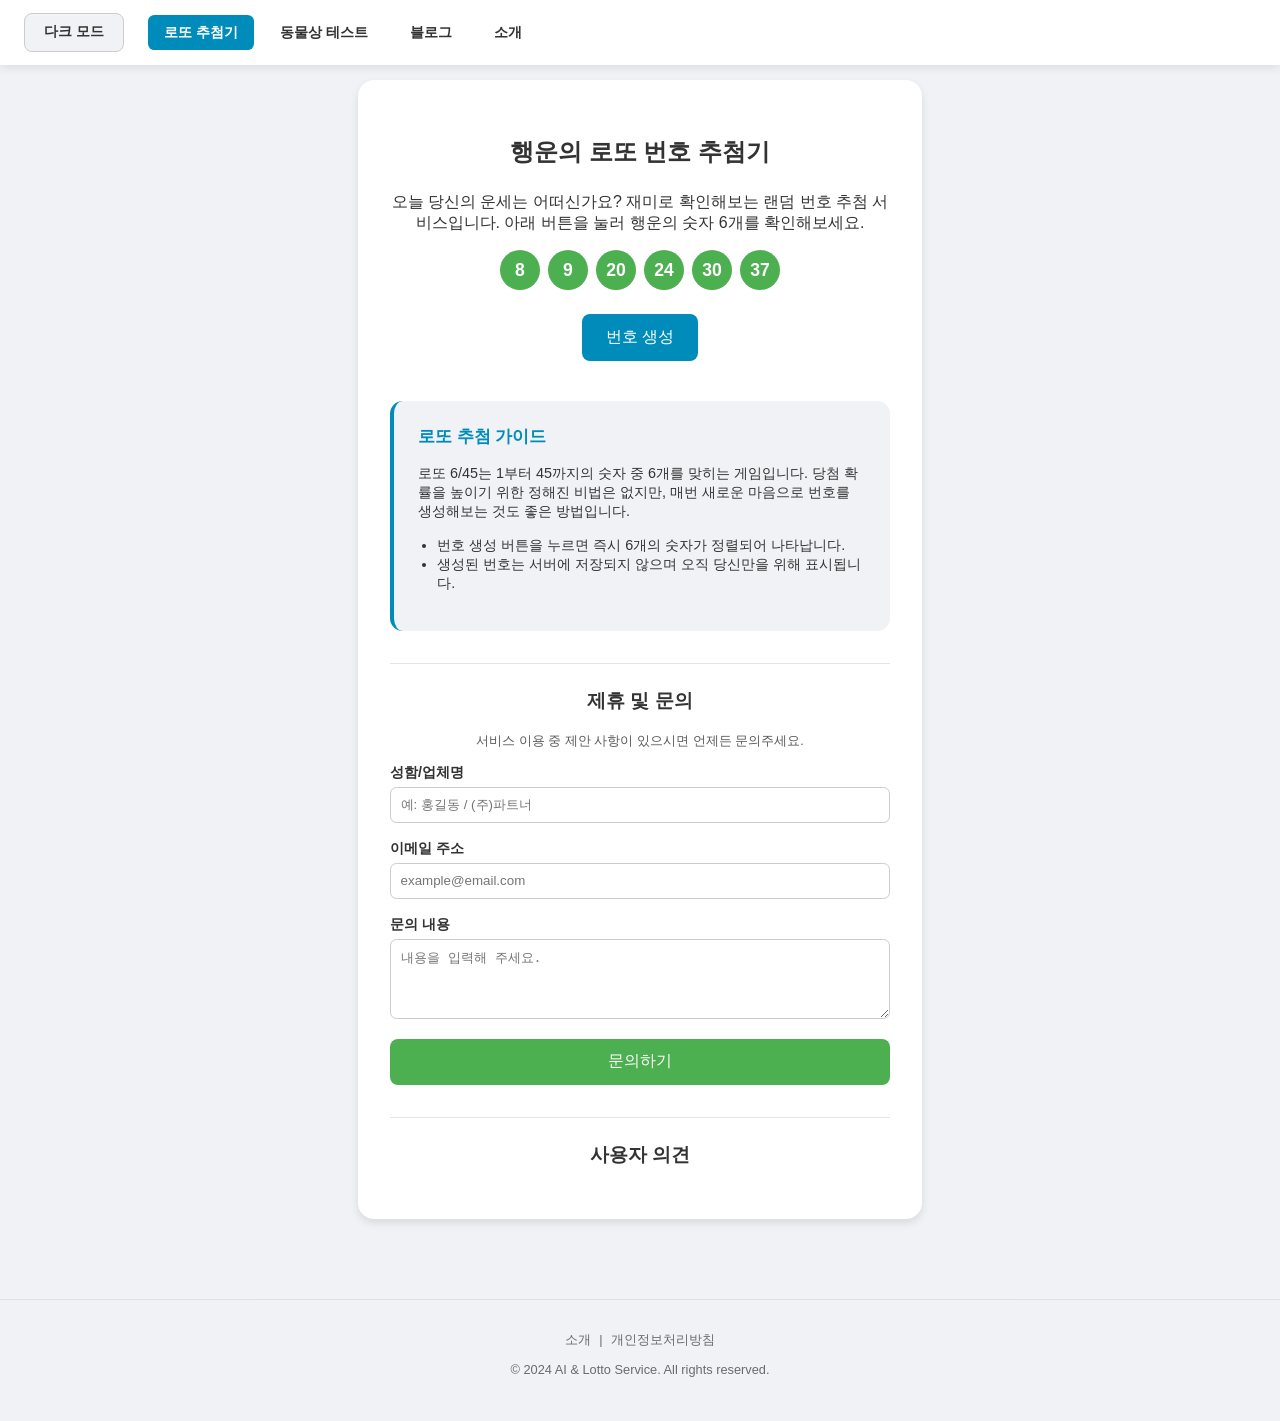
<file: index.html>
<!DOCTYPE html>
<html lang="ko">
<head>
    <meta charset="UTF-8">
    <meta name="viewport" content="width=device-width, initial-scale=1.0">
    <title>로또 추첨기 - 오늘 나의 행운 번호 확인</title>
    <meta name="description" content="매주 설레는 로또, 인공지능이 추천하는 번호로 확인해보세요. 무료 로또 번호 추첨 서비스 제공.">
    <link rel="stylesheet" href="style.css">
</head>
<body>
    <header class="header-nav">
        <button id="theme-toggle" class="theme-toggle">다크 모드</button>
        <nav class="navbar">
            <a href="index.html" class="active">로또 추첨기</a>
            <a href="animal-test.html">동물상 테스트</a>
            <a href="blog.html">블로그</a>
            <a href="about.html">소개</a>
        </nav>
    </header>

    <div class="container">
        <article>
            <h1>행운의 로또 번호 추첨기</h1>
            <p>오늘 당신의 운세는 어떠신가요? 재미로 확인해보는 랜덤 번호 추첨 서비스입니다. 아래 버튼을 눌러 행운의 숫자 6개를 확인해보세요.</p>
            
            <div id="numbers" class="numbers-container"></div>
            <button id="generate" class="generate-button">번호 생성</button>
            
            <div class="info-content" style="text-align: left; margin-top: 2rem; font-size: 0.9rem;">
                <h3>로또 추첨 가이드</h3>
                <p>로또 6/45는 1부터 45까지의 숫자 중 6개를 맞히는 게임입니다. 당첨 확률을 높이기 위한 정해진 비법은 없지만, 매번 새로운 마음으로 번호를 생성해보는 것도 좋은 방법입니다.</p>
                <ul>
                    <li>번호 생성 버튼을 누르면 즉시 6개의 숫자가 정렬되어 나타납니다.</li>
                    <li>생성된 번호는 서버에 저장되지 않으며 오직 당신만을 위해 표시됩니다.</li>
                </ul>
            </div>
        </article>

        <div class="contact-section">
            <hr>
            <h3>제휴 및 문의</h3>
            <p style="font-size: 0.8rem; opacity: 0.8;">서비스 이용 중 제안 사항이 있으시면 언제든 문의주세요.</p>
            <form action="https://formspree.io/f/mwvanban" method="POST" class="contact-form">
                <div class="form-group">
                    <label for="name">성함/업체명</label>
                    <input type="text" id="name" name="name" required placeholder="예: 홍길동 / (주)파트너">
                </div>
                <div class="form-group">
                    <label for="email">이메일 주소</label>
                    <input type="email" id="email" name="_replyto" required placeholder="example@email.com">
                </div>
                <div class="form-group">
                    <label for="message">문의 내용</label>
                    <textarea id="message" name="message" required placeholder="내용을 입력해 주세요."></textarea>
                </div>
                <button type="submit" class="submit-button">문의하기</button>
            </form>
        </div>

        <div class="comments-section">
            <hr>
            <h3>사용자 의견</h3>
            <div id="disqus_thread"></div>
            <script>
                (function() {
                var d = document, s = d.createElement('script');
                s.src = 'https://productbuilder-mvi300qkwi.disqus.com/embed.js';
                s.setAttribute('data-timestamp', +new Date());
                (d.head || d.body).appendChild(s);
                })();
            </script>
        </div>
    </div>

    <footer class="footer">
        <div class="footer-links">
            <a href="about.html">소개</a> | 
            <a href="privacy.html">개인정보처리방침</a>
        </div>
        <p>&copy; 2024 AI & Lotto Service. All rights reserved.</p>
    </footer>

    <script src="main.js"></script>
    <script src="common.js"></script>
</body>
</html>
</file>
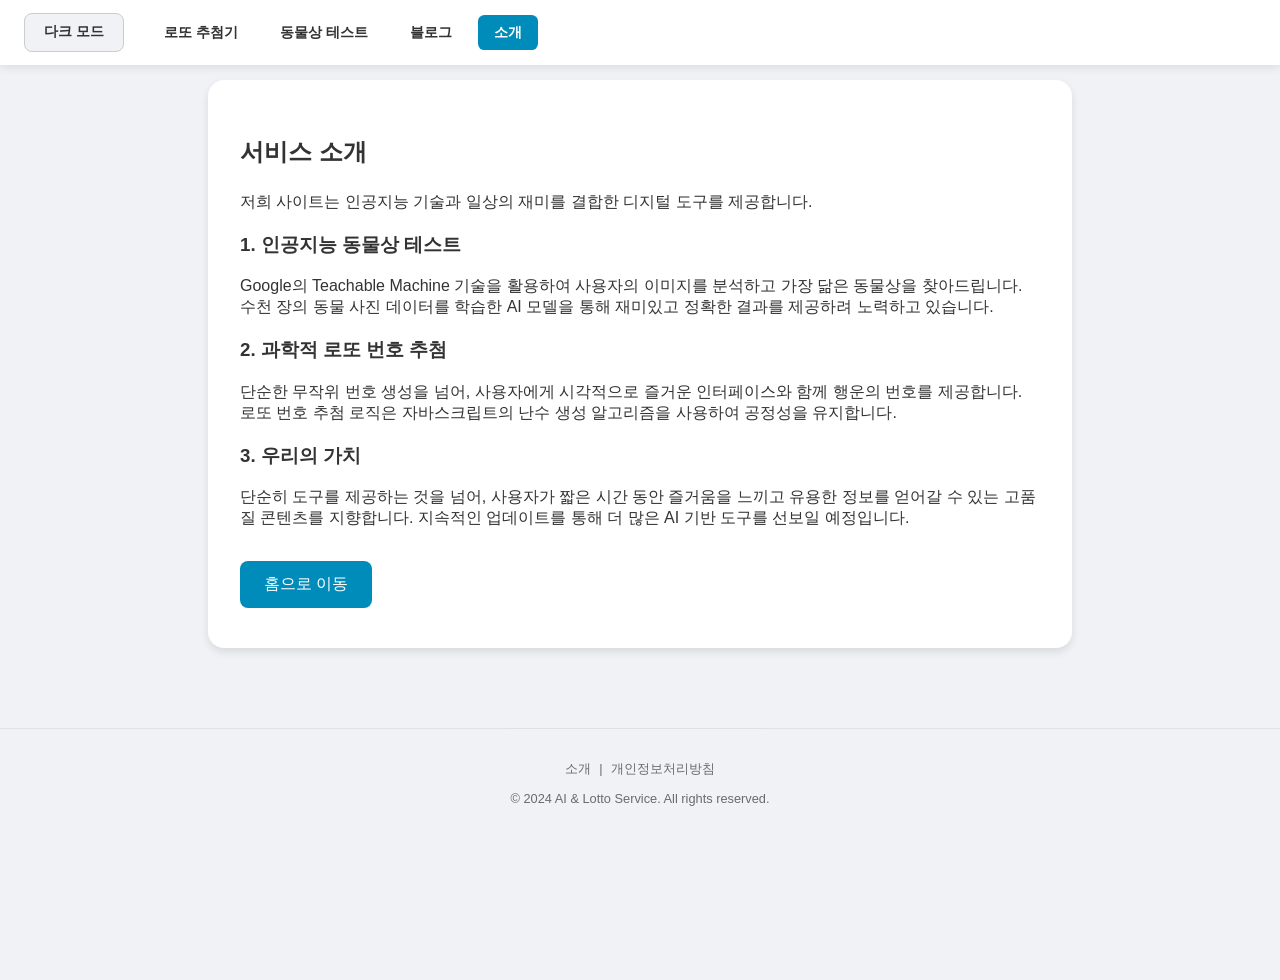
<file: about.html>
<!DOCTYPE html>
<html lang="ko">
<head>
    <meta charset="UTF-8">
    <meta name="viewport" content="width=device-width, initial-scale=1.0">
    <title>사이트 소개 - AI & Lotto 서비스</title>
    <link rel="stylesheet" href="style.css">
</head>
<body>
    <header class="header-nav">
        <button id="theme-toggle" class="theme-toggle">다크 모드</button>
        <nav class="navbar">
            <a href="index.html">로또 추첨기</a>
            <a href="animal-test.html">동물상 테스트</a>
            <a href="blog.html">블로그</a>
            <a href="about.html" class="active">소개</a>
        </nav>
    </header>

    <div class="container" style="max-width: 800px; text-align: left;">
        <h1>서비스 소개</h1>
        <p>저희 사이트는 인공지능 기술과 일상의 재미를 결합한 디지털 도구를 제공합니다.</p>
        
        <h3>1. 인공지능 동물상 테스트</h3>
        <p>Google의 Teachable Machine 기술을 활용하여 사용자의 이미지를 분석하고 가장 닮은 동물상을 찾아드립니다. 수천 장의 동물 사진 데이터를 학습한 AI 모델을 통해 재미있고 정확한 결과를 제공하려 노력하고 있습니다.</p>
        
        <h3>2. 과학적 로또 번호 추첨</h3>
        <p>단순한 무작위 번호 생성을 넘어, 사용자에게 시각적으로 즐거운 인터페이스와 함께 행운의 번호를 제공합니다. 로또 번호 추첨 로직은 자바스크립트의 난수 생성 알고리즘을 사용하여 공정성을 유지합니다.</p>
        
        <h3>3. 우리의 가치</h3>
        <p>단순히 도구를 제공하는 것을 넘어, 사용자가 짧은 시간 동안 즐거움을 느끼고 유용한 정보를 얻어갈 수 있는 고품질 콘텐츠를 지향합니다. 지속적인 업데이트를 통해 더 많은 AI 기반 도구를 선보일 예정입니다.</p>

        <div style="margin-top: 2rem;">
            <a href="index.html" class="generate-button" style="display: inline-block; text-decoration: none;">홈으로 이동</a>
        </div>
    </div>

    <footer class="footer">
        <div class="footer-links">
            <a href="about.html">소개</a> | 
            <a href="privacy.html">개인정보처리방침</a>
        </div>
        <p>&copy; 2024 AI & Lotto Service. All rights reserved.</p>
    </footer>

    <script src="common.js"></script>
</body>
</html>
</file>
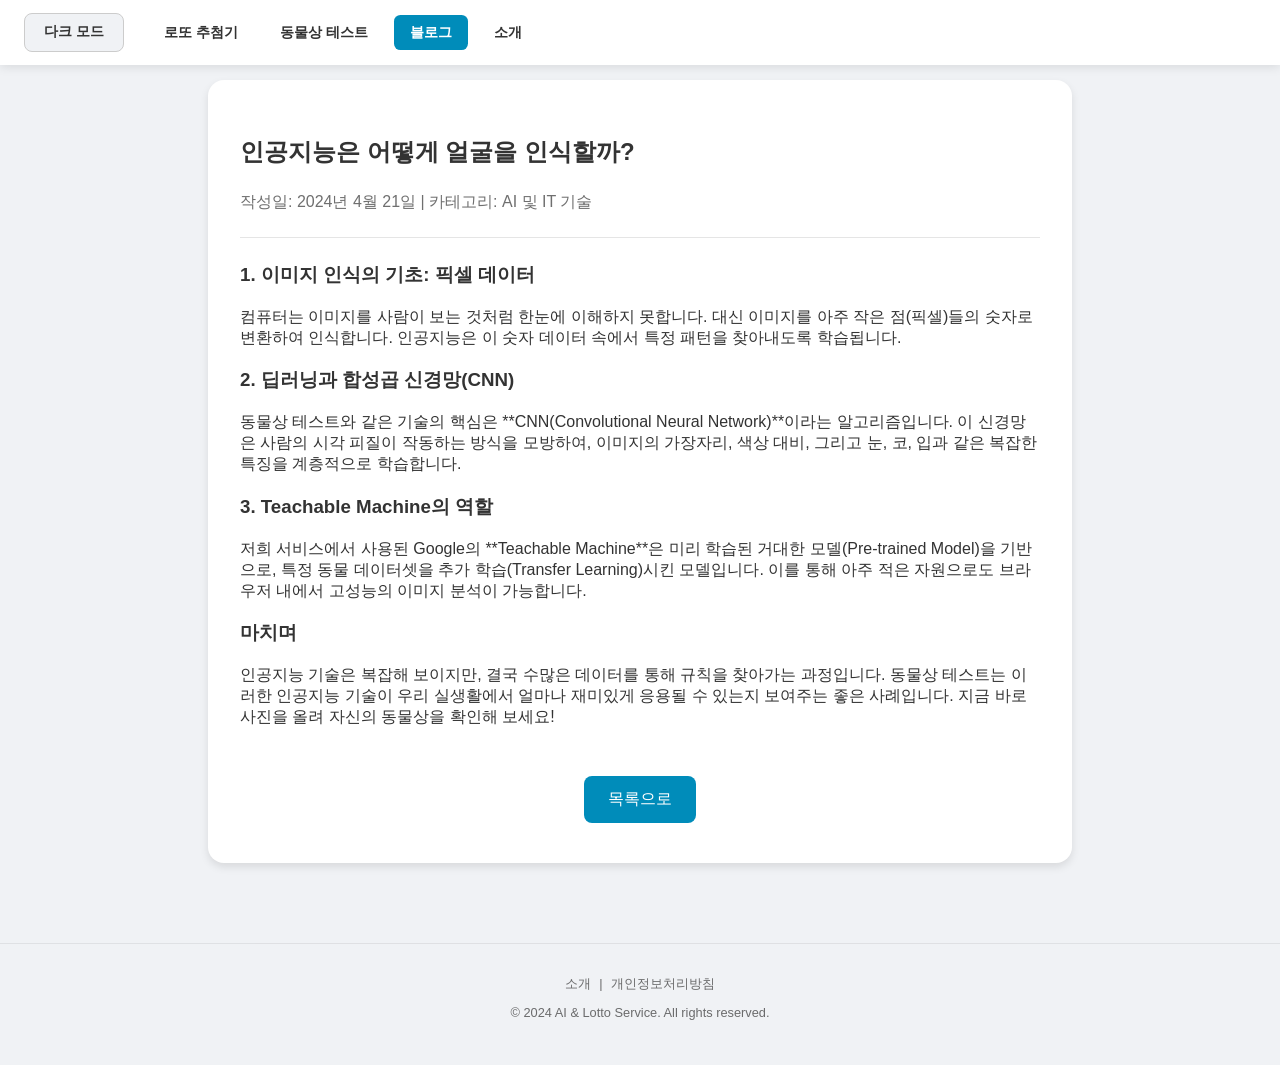
<file: blog-ai.html>
<!DOCTYPE html>
<html lang="ko">
<head>
    <meta charset="UTF-8">
    <meta name="viewport" content="width=device-width, initial-scale=1.0">
    <title>인공지능은 어떻게 얼굴을 인식할까? - AI & Lotto 블로그</title>
    <meta name="description" content="동물상 테스트의 핵심 기술인 AI 이미지 인식! 딥러닝과 합성곱 신경망(CNN)의 원리를 쉽게 풀어 설명해 드립니다.">
    <link rel="stylesheet" href="style.css">
</head>
<body>
    <header class="header-nav">
        <button id="theme-toggle" class="theme-toggle">다크 모드</button>
        <nav class="navbar">
            <a href="index.html">로또 추첨기</a>
            <a href="animal-test.html">동물상 테스트</a>
            <a href="blog.html" class="active">블로그</a>
            <a href="about.html">소개</a>
        </nav>
    </header>

    <div class="container" style="max-width: 800px; text-align: left;">
        <h1>인공지능은 어떻게 얼굴을 인식할까?</h1>
        <p style="opacity: 0.7;">작성일: 2024년 4월 21일 | 카테고리: AI 및 IT 기술</p>
        
        <hr>

        <section>
            <h3>1. 이미지 인식의 기초: 픽셀 데이터</h3>
            <p>컴퓨터는 이미지를 사람이 보는 것처럼 한눈에 이해하지 못합니다. 대신 이미지를 아주 작은 점(픽셀)들의 숫자로 변환하여 인식합니다. 인공지능은 이 숫자 데이터 속에서 특정 패턴을 찾아내도록 학습됩니다.</p>
        </section>

        <section>
            <h3>2. 딥러닝과 합성곱 신경망(CNN)</h3>
            <p>동물상 테스트와 같은 기술의 핵심은 **CNN(Convolutional Neural Network)**이라는 알고리즘입니다. 이 신경망은 사람의 시각 피질이 작동하는 방식을 모방하여, 이미지의 가장자리, 색상 대비, 그리고 눈, 코, 입과 같은 복잡한 특징을 계층적으로 학습합니다.</p>
        </section>

        <section>
            <h3>3. Teachable Machine의 역할</h3>
            <p>저희 서비스에서 사용된 Google의 **Teachable Machine**은 미리 학습된 거대한 모델(Pre-trained Model)을 기반으로, 특정 동물 데이터셋을 추가 학습(Transfer Learning)시킨 모델입니다. 이를 통해 아주 적은 자원으로도 브라우저 내에서 고성능의 이미지 분석이 가능합니다.</p>
        </section>

        <section>
            <h3>마치며</h3>
            <p>인공지능 기술은 복잡해 보이지만, 결국 수많은 데이터를 통해 규칙을 찾아가는 과정입니다. 동물상 테스트는 이러한 인공지능 기술이 우리 실생활에서 얼마나 재미있게 응용될 수 있는지 보여주는 좋은 사례입니다. 지금 바로 사진을 올려 자신의 동물상을 확인해 보세요!</p>
        </section>

        <div style="margin-top: 3rem; text-align: center;">
            <a href="blog.html" class="generate-button" style="display: inline-block; text-decoration: none;">목록으로</a>
        </div>
    </div>

    <footer class="footer">
        <div class="footer-links">
            <a href="about.html">소개</a> | 
            <a href="privacy.html">개인정보처리방침</a>
        </div>
        <p>&copy; 2024 AI & Lotto Service. All rights reserved.</p>
    </footer>

    <script src="common.js"></script>
</body>
</html>
</file>
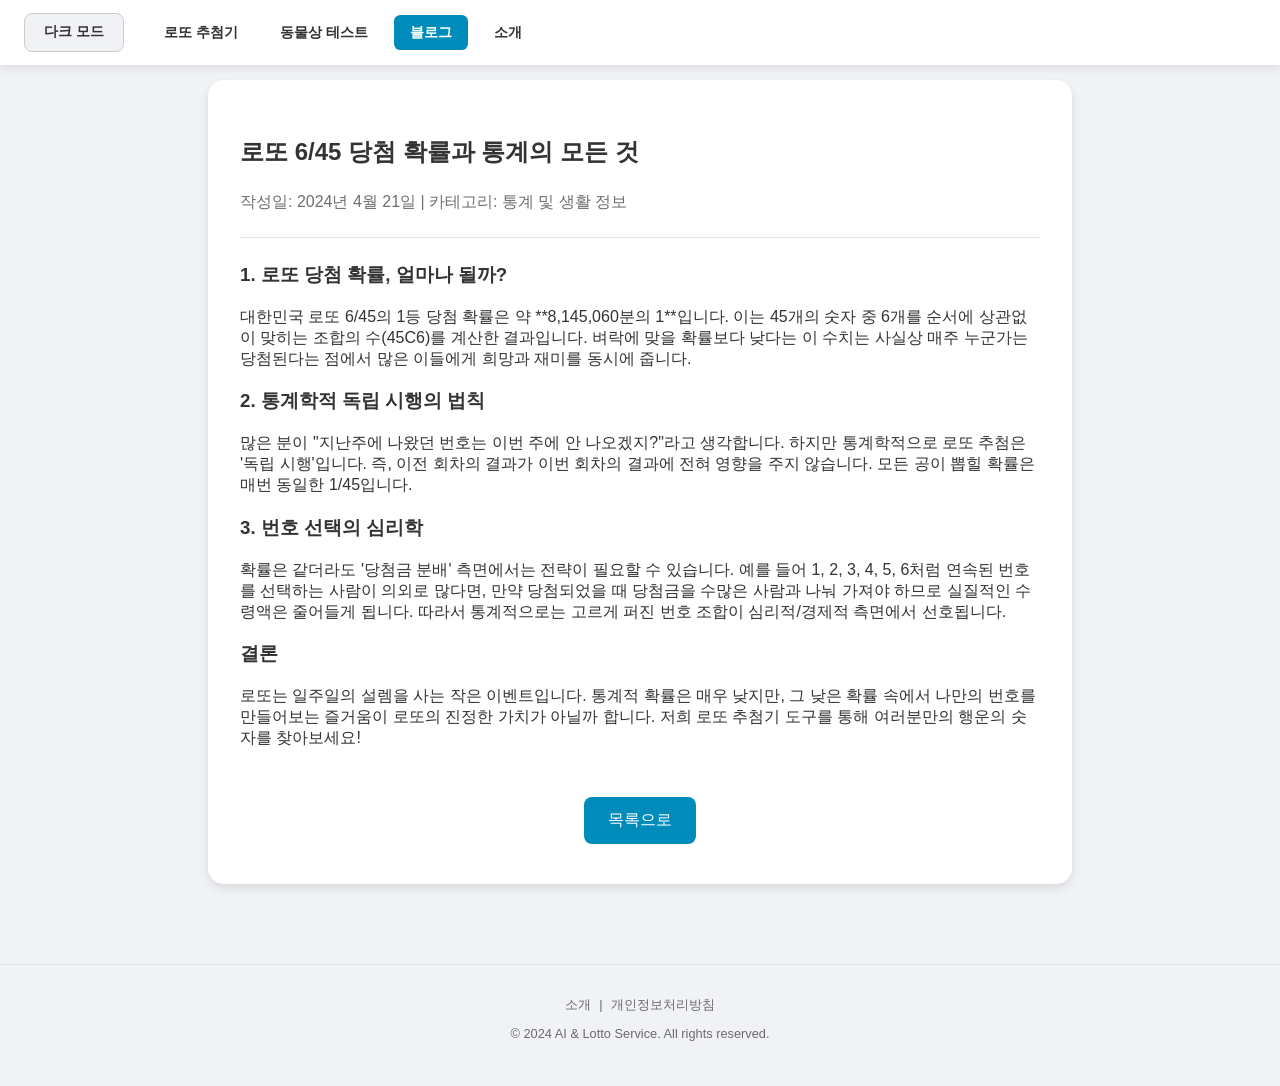
<file: blog-lotto.html>
<!DOCTYPE html>
<html lang="ko">
<head>
    <meta charset="UTF-8">
    <meta name="viewport" content="width=device-width, initial-scale=1.0">
    <title>로또 6/45 당첨 확률과 통계의 모든 것 - AI & Lotto 블로그</title>
    <meta name="description" content="로또 당첨 확률 814만 분의 1, 과연 어떤 의미일까요? 통계적 관점에서 본 로또 이야기를 전해드립니다.">
    <link rel="stylesheet" href="style.css">
</head>
<body>
    <header class="header-nav">
        <button id="theme-toggle" class="theme-toggle">다크 모드</button>
        <nav class="navbar">
            <a href="index.html">로또 추첨기</a>
            <a href="animal-test.html">동물상 테스트</a>
            <a href="blog.html" class="active">블로그</a>
            <a href="about.html">소개</a>
        </nav>
    </header>

    <div class="container" style="max-width: 800px; text-align: left;">
        <h1>로또 6/45 당첨 확률과 통계의 모든 것</h1>
        <p style="opacity: 0.7;">작성일: 2024년 4월 21일 | 카테고리: 통계 및 생활 정보</p>
        
        <hr>

        <section>
            <h3>1. 로또 당첨 확률, 얼마나 될까?</h3>
            <p>대한민국 로또 6/45의 1등 당첨 확률은 약 **8,145,060분의 1**입니다. 이는 45개의 숫자 중 6개를 순서에 상관없이 맞히는 조합의 수(45C6)를 계산한 결과입니다. 벼락에 맞을 확률보다 낮다는 이 수치는 사실상 매주 누군가는 당첨된다는 점에서 많은 이들에게 희망과 재미를 동시에 줍니다.</p>
        </section>

        <section>
            <h3>2. 통계학적 독립 시행의 법칙</h3>
            <p>많은 분이 "지난주에 나왔던 번호는 이번 주에 안 나오겠지?"라고 생각합니다. 하지만 통계학적으로 로또 추첨은 '독립 시행'입니다. 즉, 이전 회차의 결과가 이번 회차의 결과에 전혀 영향을 주지 않습니다. 모든 공이 뽑힐 확률은 매번 동일한 1/45입니다.</p>
        </section>

        <section>
            <h3>3. 번호 선택의 심리학</h3>
            <p>확률은 같더라도 '당첨금 분배' 측면에서는 전략이 필요할 수 있습니다. 예를 들어 1, 2, 3, 4, 5, 6처럼 연속된 번호를 선택하는 사람이 의외로 많다면, 만약 당첨되었을 때 당첨금을 수많은 사람과 나눠 가져야 하므로 실질적인 수령액은 줄어들게 됩니다. 따라서 통계적으로는 고르게 퍼진 번호 조합이 심리적/경제적 측면에서 선호됩니다.</p>
        </section>

        <section>
            <h3>결론</h3>
            <p>로또는 일주일의 설렘을 사는 작은 이벤트입니다. 통계적 확률은 매우 낮지만, 그 낮은 확률 속에서 나만의 번호를 만들어보는 즐거움이 로또의 진정한 가치가 아닐까 합니다. 저희 로또 추첨기 도구를 통해 여러분만의 행운의 숫자를 찾아보세요!</p>
        </section>

        <div style="margin-top: 3rem; text-align: center;">
            <a href="blog.html" class="generate-button" style="display: inline-block; text-decoration: none;">목록으로</a>
        </div>
    </div>

    <footer class="footer">
        <div class="footer-links">
            <a href="about.html">소개</a> | 
            <a href="privacy.html">개인정보처리방침</a>
        </div>
        <p>&copy; 2024 AI & Lotto Service. All rights reserved.</p>
    </footer>

    <script src="common.js"></script>
</body>
</html>
</file>
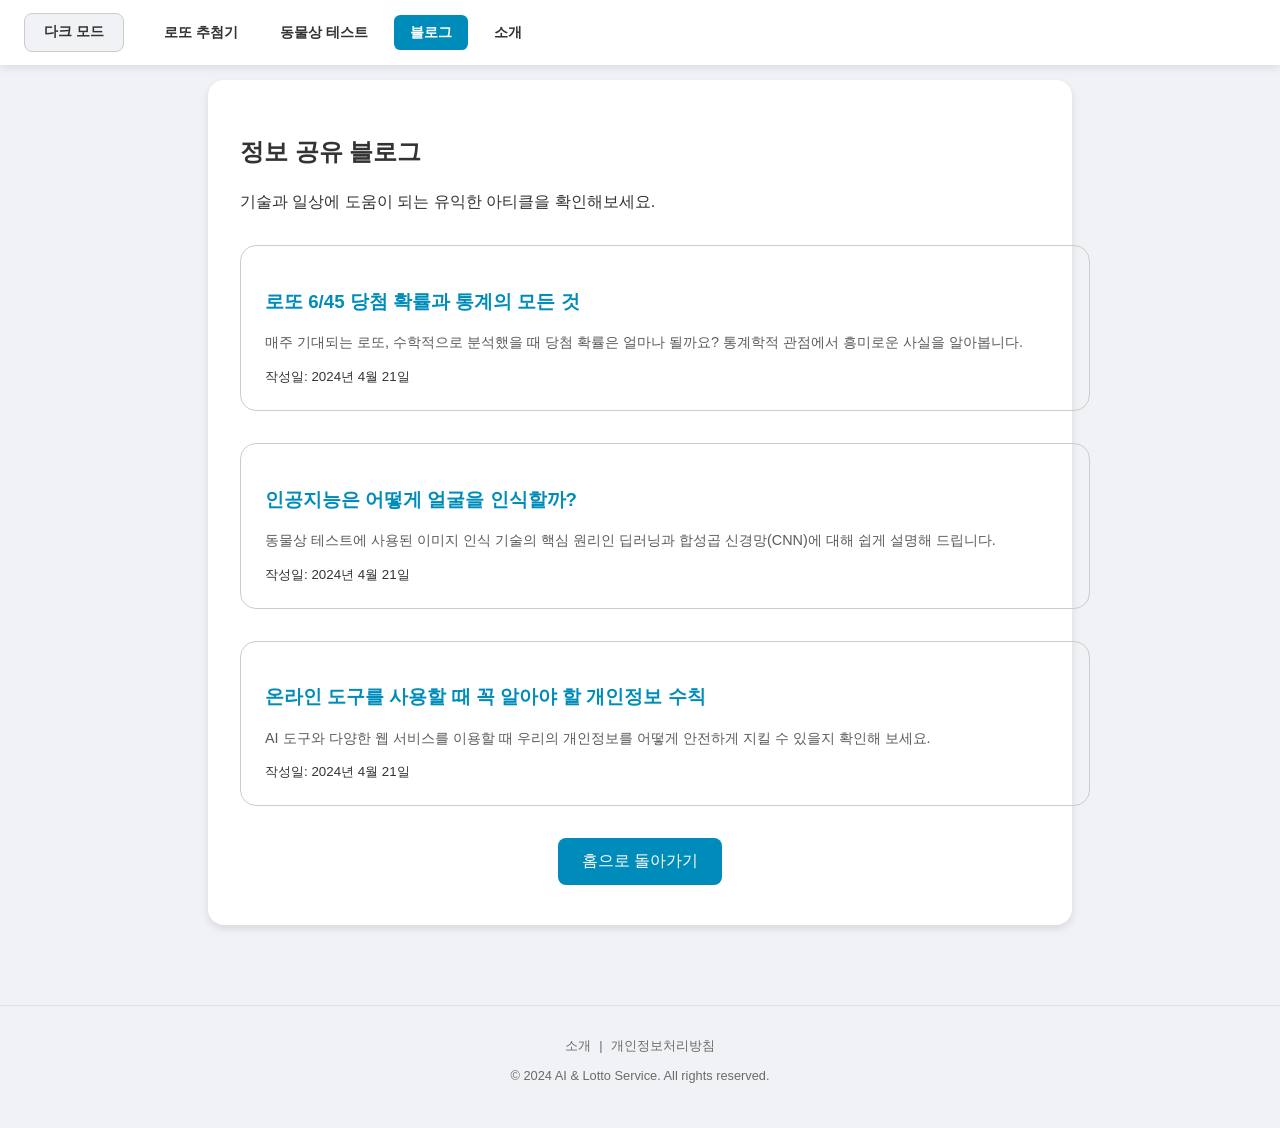
<file: blog.html>
<!DOCTYPE html>
<html lang="ko">
<head>
    <meta charset="UTF-8">
    <meta name="viewport" content="width=device-width, initial-scale=1.0">
    <title>블로그 - AI & Lotto 서비스 정보 센터</title>
    <meta name="description" content="인공지능 기술 정보와 로또 통계 등 유익한 정보를 전해드립니다.">
    <link rel="stylesheet" href="style.css">
</head>
<body>
    <header class="header-nav">
        <button id="theme-toggle" class="theme-toggle">다크 모드</button>
        <nav class="navbar">
            <a href="index.html">로또 추첨기</a>
            <a href="animal-test.html">동물상 테스트</a>
            <a href="blog.html" class="active">블로그</a>
            <a href="about.html">소개</a>
        </nav>
    </header>

    <div class="container" style="max-width: 800px; text-align: left;">
        <h1>정보 공유 블로그</h1>
        <p>기술과 일상에 도움이 되는 유익한 아티클을 확인해보세요.</p>
        
        <div class="blog-list" style="margin-top: 2rem;">
            <article class="blog-item" style="margin-bottom: 2rem; padding: 1.5rem; border: 1px solid var(--input-border); border-radius: 1rem;">
                <h3><a href="blog-lotto.html" style="color: var(--button-bg); text-decoration: none;">로또 6/45 당첨 확률과 통계의 모든 것</a></h3>
                <p style="font-size: 0.9rem; opacity: 0.8;">매주 기대되는 로또, 수학적으로 분석했을 때 당첨 확률은 얼마나 될까요? 통계학적 관점에서 흥미로운 사실을 알아봅니다.</p>
                <small>작성일: 2024년 4월 21일</small>
            </article>

            <article class="blog-item" style="margin-bottom: 2rem; padding: 1.5rem; border: 1px solid var(--input-border); border-radius: 1rem;">
                <h3><a href="blog-ai.html" style="color: var(--button-bg); text-decoration: none;">인공지능은 어떻게 얼굴을 인식할까?</a></h3>
                <p style="font-size: 0.9rem; opacity: 0.8;">동물상 테스트에 사용된 이미지 인식 기술의 핵심 원리인 딥러닝과 합성곱 신경망(CNN)에 대해 쉽게 설명해 드립니다.</p>
                <small>작성일: 2024년 4월 21일</small>
            </article>

            <article class="blog-item" style="margin-bottom: 2rem; padding: 1.5rem; border: 1px solid var(--input-border); border-radius: 1rem;">
                <h3><a href="blog-privacy.html" style="color: var(--button-bg); text-decoration: none;">온라인 도구를 사용할 때 꼭 알아야 할 개인정보 수칙</a></h3>
                <p style="font-size: 0.9rem; opacity: 0.8;">AI 도구와 다양한 웹 서비스를 이용할 때 우리의 개인정보를 어떻게 안전하게 지킬 수 있을지 확인해 보세요.</p>
                <small>작성일: 2024년 4월 21일</small>
            </article>
        </div>

        <div style="margin-top: 2rem; text-align: center;">
            <a href="index.html" class="generate-button" style="display: inline-block; text-decoration: none;">홈으로 돌아가기</a>
        </div>
    </div>

    <footer class="footer">
        <div class="footer-links">
            <a href="about.html">소개</a> | 
            <a href="privacy.html">개인정보처리방침</a>
        </div>
        <p>&copy; 2024 AI & Lotto Service. All rights reserved.</p>
    </footer>

    <script src="common.js"></script>
</body>
</html>
</file>
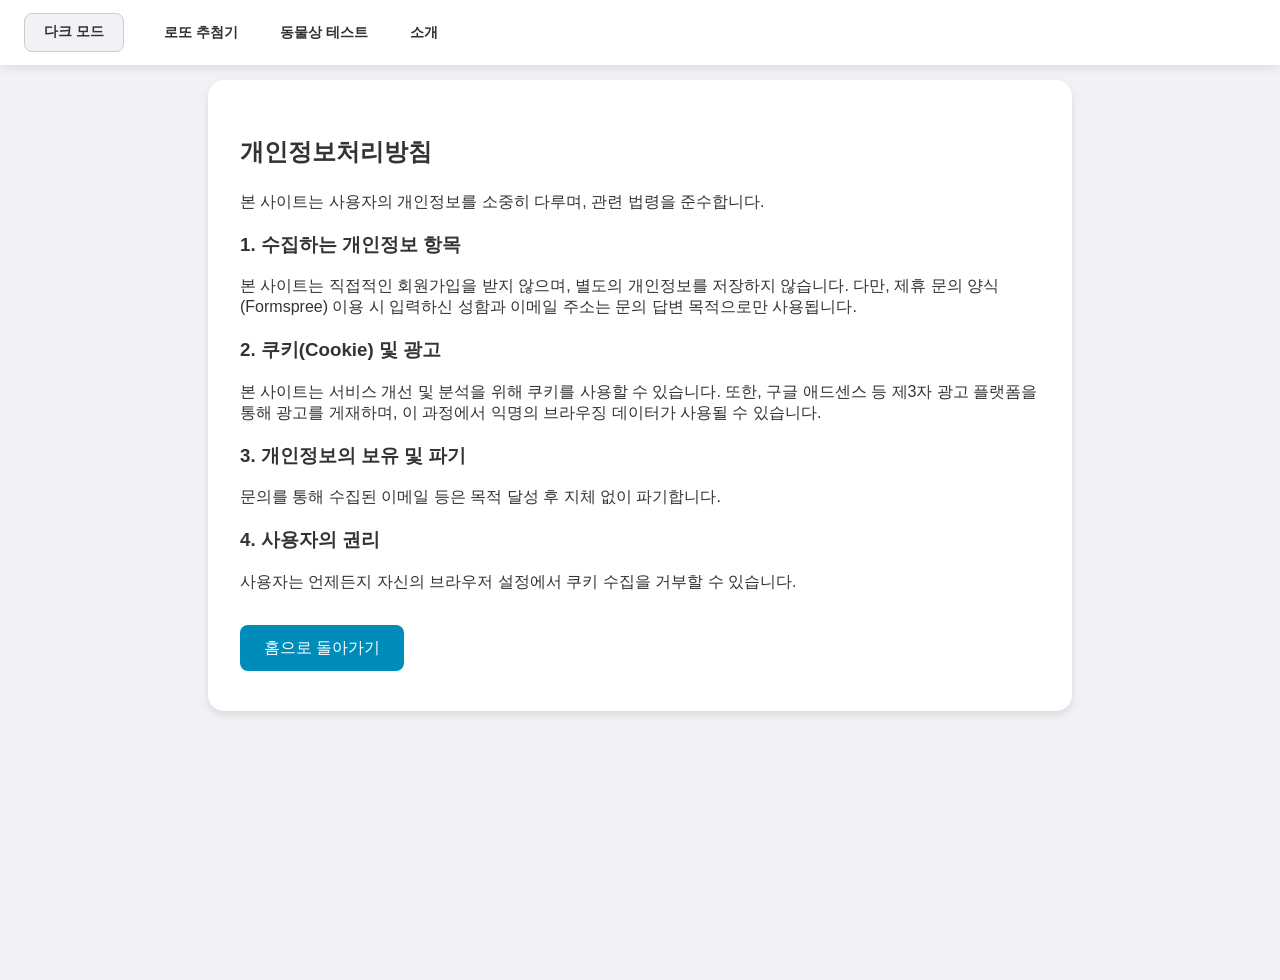
<file: privacy.html>
<!DOCTYPE html>
<html lang="ko">
<head>
    <meta charset="UTF-8">
    <meta name="viewport" content="width=device-width, initial-scale=1.0">
    <title>개인정보처리방침 - AI & Lotto 서비스</title>
    <link rel="stylesheet" href="style.css">
</head>
<body>
    <header class="header-nav">
        <button id="theme-toggle" class="theme-toggle">다크 모드</button>
        <nav class="navbar">
            <a href="index.html">로또 추첨기</a>
            <a href="animal-test.html">동물상 테스트</a>
            <a href="about.html">소개</a>
        </nav>
    </header>

    <div class="container" style="max-width: 800px; text-align: left;">
        <h1>개인정보처리방침</h1>
        <p>본 사이트는 사용자의 개인정보를 소중히 다루며, 관련 법령을 준수합니다.</p>
        
        <h3>1. 수집하는 개인정보 항목</h3>
        <p>본 사이트는 직접적인 회원가입을 받지 않으며, 별도의 개인정보를 저장하지 않습니다. 다만, 제휴 문의 양식(Formspree) 이용 시 입력하신 성함과 이메일 주소는 문의 답변 목적으로만 사용됩니다.</p>
        
        <h3>2. 쿠키(Cookie) 및 광고</h3>
        <p>본 사이트는 서비스 개선 및 분석을 위해 쿠키를 사용할 수 있습니다. 또한, 구글 애드센스 등 제3자 광고 플랫폼을 통해 광고를 게재하며, 이 과정에서 익명의 브라우징 데이터가 사용될 수 있습니다.</p>
        
        <h3>3. 개인정보의 보유 및 파기</h3>
        <p>문의를 통해 수집된 이메일 등은 목적 달성 후 지체 없이 파기합니다.</p>
        
        <h3>4. 사용자의 권리</h3>
        <p>사용자는 언제든지 자신의 브라우저 설정에서 쿠키 수집을 거부할 수 있습니다.</p>

        <div style="margin-top: 2rem;">
            <a href="index.html" class="generate-button" style="display: inline-block; text-decoration: none;">홈으로 돌아가기</a>
        </div>
    </div>

    <script src="common.js"></script>
</body>
</html>
</file>
<file: style.css>
/* 푸터 스타일 */
.footer {
    margin-top: 3rem;
    padding: 2rem;
    text-align: center;
    font-size: 0.8rem;
    opacity: 0.7;
    border-top: 1px solid var(--shadow-color);
    width: 100%;
}

.footer-links {
    margin-bottom: 0.5rem;
}

.footer-links a {
    color: var(--text-color);
    text-decoration: none;
    margin: 0 5px;
}

.footer-links a:hover {
    text-decoration: underline;
}

article {
    width: 100%;
}

.info-content {
    background-color: var(--bg-color);
    padding: 1.5rem;
    border-radius: 0.8rem;
    border-left: 4px solid var(--button-bg);
}

.info-content h3 {
    margin-top: 0;
    color: var(--button-bg);
}

.info-content ul {
    padding-left: 1.2rem;
}

:root {
    --bg-color: #f0f2f5;
    --container-bg: #fff;
    --text-color: #333;
    --shadow-color: rgba(0, 0, 0, 0.1);
    --button-bg: #008CBA;
    --button-hover: #005f7a;
    --number-bg: #4CAF50;
    --number-text: white;
    --input-border: #ccc;
    --progress-bg: #e0e0e0;
}

[data-theme='dark'] {
    --bg-color: #1a1a1a;
    --container-bg: #2d2d2d;
    --text-color: #f0f2f5;
    --shadow-color: rgba(0, 0, 0, 0.5);
    --button-bg: #3498db;
    --button-hover: #2980b9;
    --number-bg: #27ae60;
    --input-border: #444;
    --progress-bg: #444;
}

body {
    font-family: 'Arial', sans-serif;
    background-color: var(--bg-color);
    color: var(--text-color);
    display: flex;
    flex-direction: column; /* 푸터 배치를 위해 변경 */
    align-items: center;
    min-height: 100vh;
    margin: 0;
    transition: background-color 0.3s, color 0.3s;
    padding: 5rem 0 0 0; 
}

.container {
    background-color: var(--container-bg);
    padding: 2.5rem;
    border-radius: 1rem;
    box-shadow: 0 4px 15px var(--shadow-color);
    text-align: center;
    transition: background-color 0.3s, box-shadow 0.3s;
    width: 90%;
    max-width: 600px; /* 약간 넓게 조정 */
    margin-bottom: 2rem;
}

h1 {
    color: var(--text-color);
    margin: 1.5rem 0;
    font-size: 1.8rem;
}

/* 상단 고정 헤더 영역 */
.header-nav {
    position: fixed;
    top: 0;
    left: 0;
    width: 100%;
    display: flex;
    align-items: center;
    padding: 0.8rem 1.5rem;
    gap: 1.5rem;
    z-index: 1000;
    background-color: var(--container-bg);
    box-shadow: 0 2px 10px var(--shadow-color);
    box-sizing: border-box;
}

.theme-toggle {
    padding: 0.6rem 1.2rem;
    cursor: pointer;
    background-color: var(--bg-color);
    color: var(--text-color);
    border: 1px solid var(--input-border);
    border-radius: 0.5rem;
    transition: background-color 0.3s, color 0.3s;
    white-space: nowrap;
    font-size: 0.85rem;
    font-weight: bold;
}

.navbar {
    display: flex;
    gap: 10px;
    margin-bottom: 0;
    padding: 0;
    background-color: transparent;
    box-shadow: none;
}

.navbar a {
    text-decoration: none;
    color: var(--text-color);
    font-weight: bold;
    padding: 8px 16px;
    border-radius: 0.4rem;
    transition: background-color 0.3s, color 0.3s;
    font-size: 0.9rem;
    white-space: nowrap;
}

.navbar a:hover {
    background-color: var(--container-bg);
}

.navbar a.active {
    background-color: var(--button-bg);
    color: white;
}

.container {
    background-color: var(--container-bg);
    padding: 2rem;
    border-radius: 1rem;
    box-shadow: 0 4px 8px var(--shadow-color);
    text-align: center;
    transition: background-color 0.3s, box-shadow 0.3s;
    width: 90%;
    max-width: 500px;
}

h1 {
    color: var(--text-color);
    margin: 1.5rem 0;
    font-size: 1.5rem;
}

/* Animal Test Section */
.animal-test-section {
    margin-bottom: 2rem;
}

.upload-container {
    margin: 1rem 0;
}

.file-input {
    display: none;
}

.upload-label {
    display: flex;
    flex-direction: column;
    align-items: center;
    padding: 2rem;
    border: 2px dashed var(--input-border);
    border-radius: 1rem;
    cursor: pointer;
    transition: background-color 0.3s;
}

.upload-label:hover {
    background-color: var(--bg-color);
}

.upload-icon {
    font-size: 3rem;
    margin-bottom: 0.5rem;
}

.preview-container {
    margin: 1.5rem auto;
    width: 200px;
    height: 200px;
    border-radius: 10px;
    overflow: hidden;
    box-shadow: 0 2px 5px var(--shadow-color);
}

#face-image {
    width: 100%;
    height: 100%;
    object-fit: cover;
}

.label-container {
    margin: 1.5rem 0;
}

.label-wrapper {
    display: flex;
    align-items: center;
    gap: 10px;
    margin-bottom: 10px;
    font-size: 1rem;
}

.label-wrapper span:first-child {
    width: 70px;
    text-align: left;
    font-weight: bold;
}

.label-wrapper span:last-child {
    width: 45px;
    text-align: right;
}

.progress-bar {
    flex-grow: 1;
    height: 12px;
    background-color: var(--progress-bg);
    border-radius: 6px;
    overflow: hidden;
}

.progress {
    height: 100%;
    background-color: var(--button-bg);
    transition: width 0.5s ease;
}

.info-text {
    font-size: 0.85rem;
    opacity: 0.7;
    margin-top: 1rem;
}

/* Lotto Section */
.numbers-container {
    display: flex;
    justify-content: center;
    gap: 0.5rem;
    margin-bottom: 1.5rem;
}

.number {
    width: 40px;
    height: 40px;
    border-radius: 50%;
    background-color: var(--number-bg);
    color: var(--number-text);
    display: flex;
    justify-content: center;
    align-items: center;
    font-size: 1.1rem;
    font-weight: bold;
}

/* Common Elements */
.generate-button {
    background-color: var(--button-bg);
    color: white;
    padding: 0.8rem 1.5rem;
    border: none;
    border-radius: 0.5rem;
    cursor: pointer;
    font-size: 1rem;
    transition: background-color 0.3s;
    margin-bottom: 0.5rem;
}

.generate-button:hover {
    background-color: var(--button-hover);
}

/* Contact & Comments */
.contact-section, .comments-section {
    margin-top: 2rem;
}

hr {
    border: none;
    border-top: 1px solid var(--shadow-color);
    margin: 1.5rem 0;
}

.contact-form {
    text-align: left;
}

.form-group {
    margin-bottom: 1rem;
}

.form-group label {
    display: block;
    margin-bottom: 0.3rem;
    font-weight: bold;
    font-size: 0.9rem;
}

.form-group input,
.form-group textarea {
    width: 100%;
    padding: 0.6rem;
    border: 1px solid var(--input-border);
    border-radius: 0.4rem;
    background-color: var(--container-bg);
    color: var(--text-color);
    box-sizing: border-box;
}

.form-group textarea {
    height: 80px;
    resize: vertical;
}

.submit-button {
    width: 100%;
    background-color: var(--number-bg);
    color: white;
    padding: 0.8rem;
    border: none;
    border-radius: 0.5rem;
    cursor: pointer;
    font-size: 1rem;
    transition: background-color 0.3s;
}

.submit-button:hover {
    filter: brightness(0.9);
}
</file>
